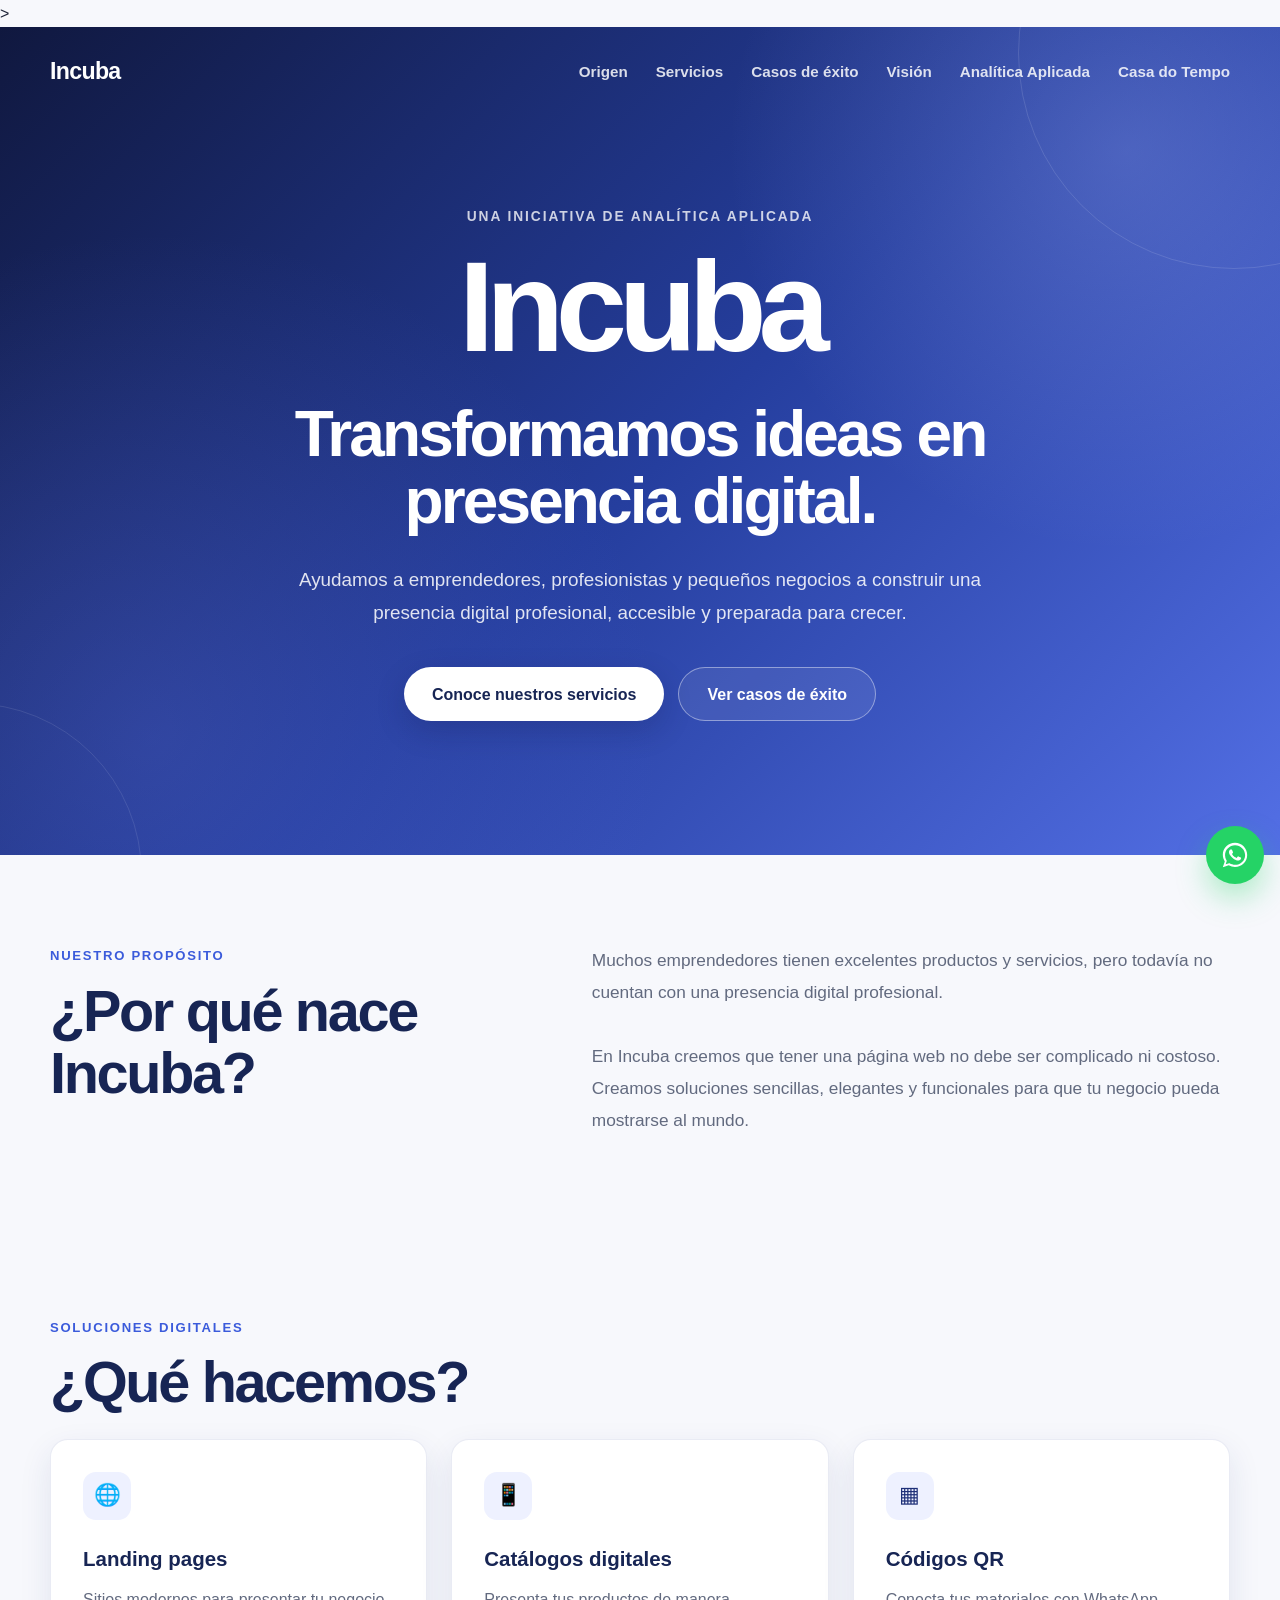
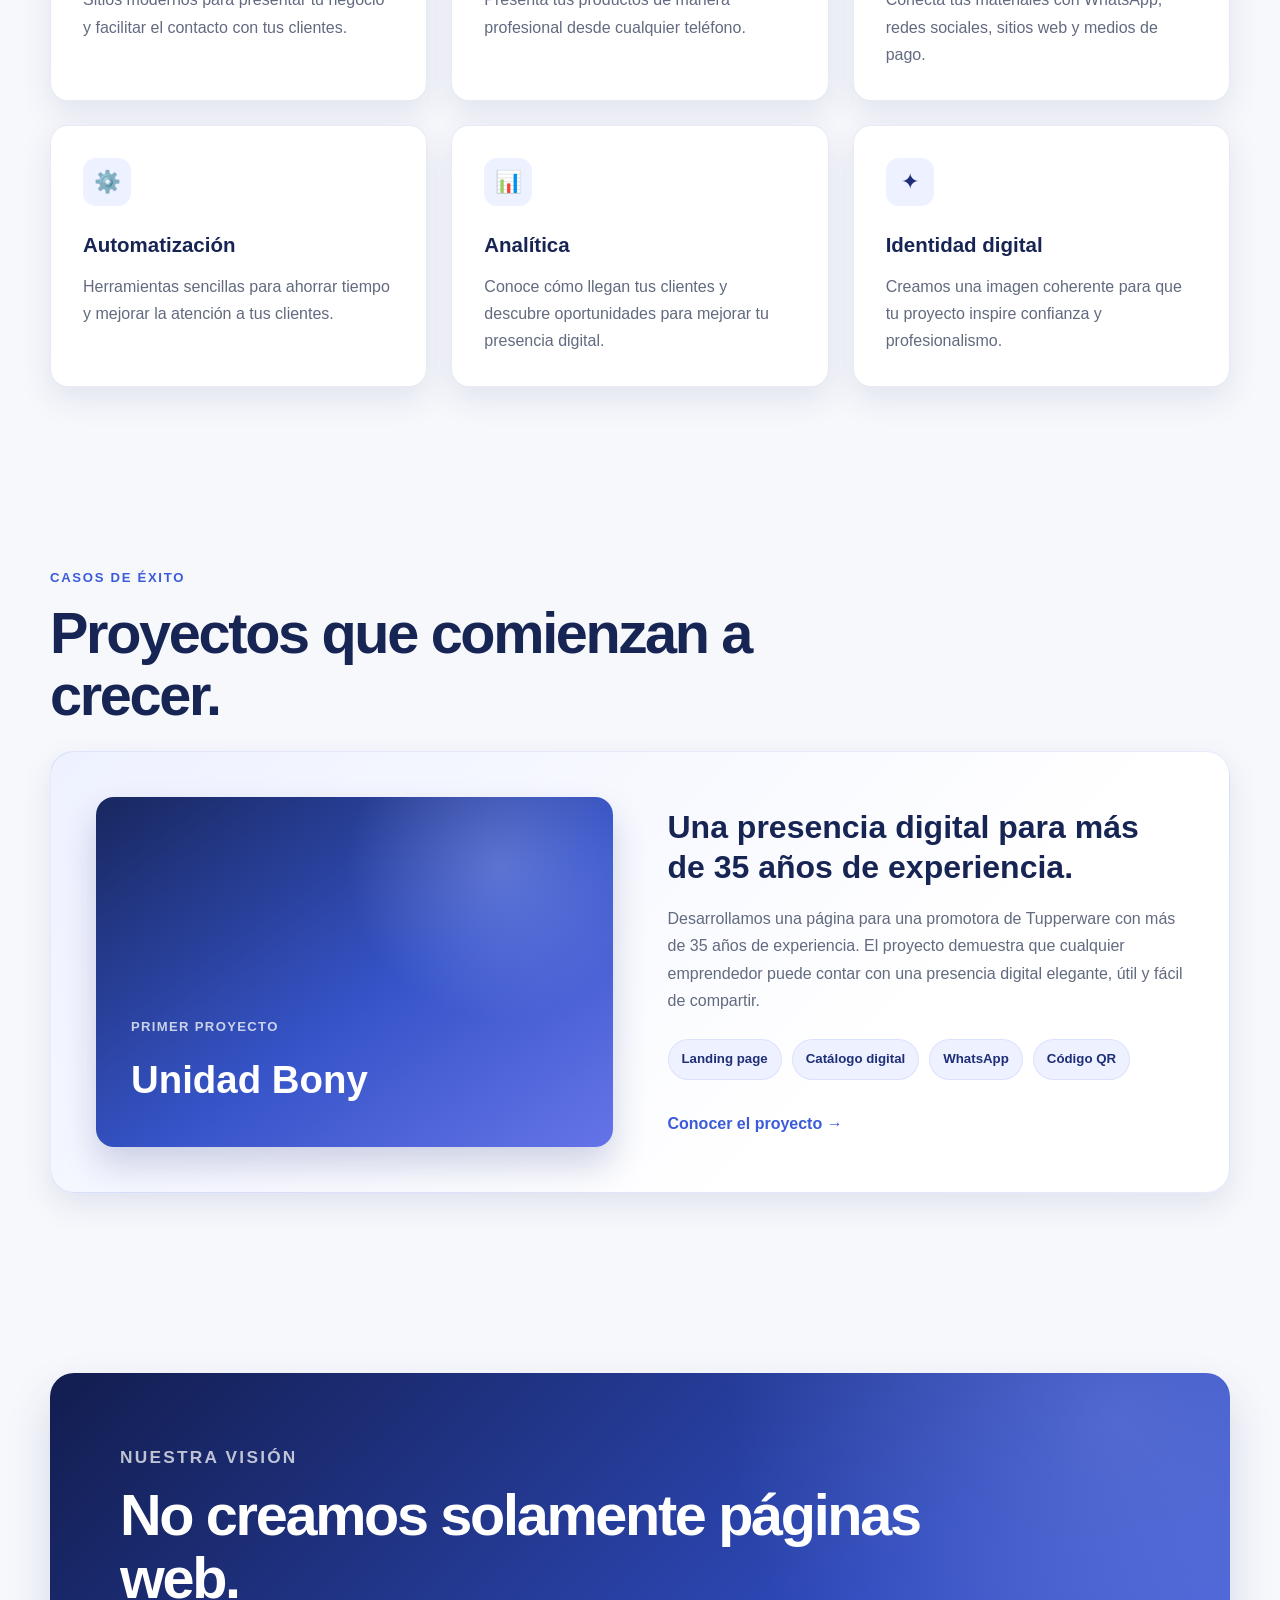
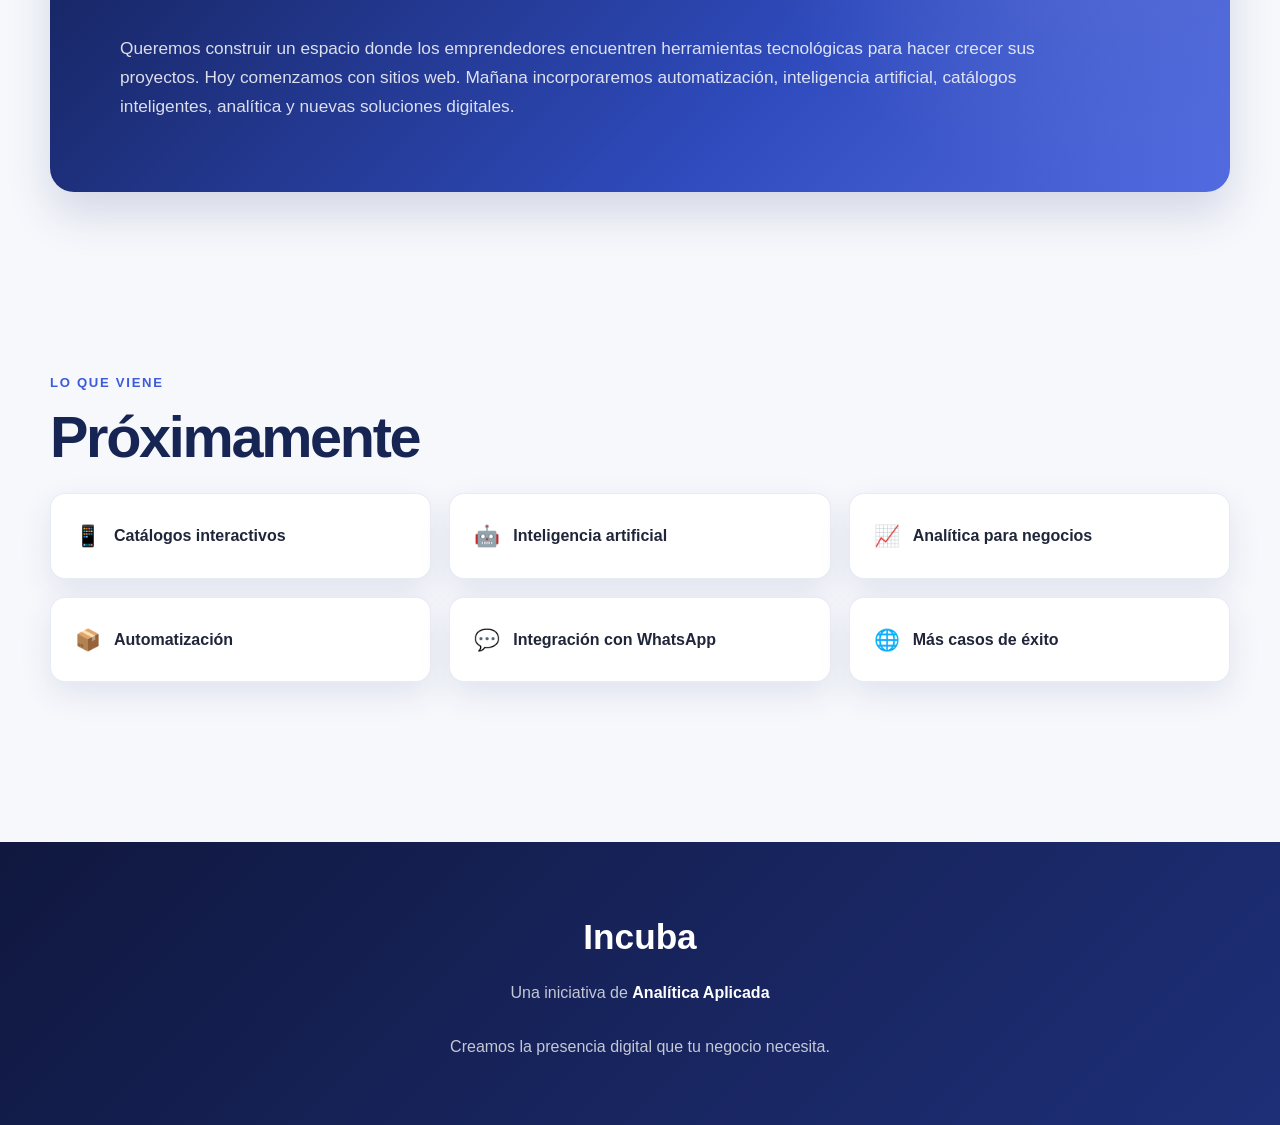
<file: index.html>
<!DOCTYPE html>
<html lang="es">

<head>
    <meta charset="UTF-8">

    <meta
        name="viewport"
        content="width=device-width, initial-scale=1.0"
        <link rel="icon" type="image/png" href="favicon_incuba.png">
        <link rel="shortcut icon" href="favicon_incuba.png">
        <link rel="apple-touch-icon" href="favicon_incuba.png">
    >

    <title>Incuba | Analítica Aplicada</title>

    <meta
        name="description"
        content="Creamos la presencia digital que tu negocio necesita. Landing pages, catálogos digitales, códigos QR, automatización y soluciones tecnológicas para emprendedores."
    >

    <style>

        /* =========================================================
           VARIABLES INSTITUCIONALES
        ========================================================= */

        :root {
            --color-oscuro: #172554;
            --color-profundo: #1e2f78;
            --color-principal: #3b5bdb;
            --color-secundario: #6574e8;
            --color-claro: #a5b4fc;
            --color-suave: #eef1ff;

            --blanco: #ffffff;
            --verde: #25D366;
            --fondo: #f7f8fc;
            --texto: #20263a;
            --texto-suave: #626a7f;

            --borde: rgba(45, 62, 145, 0.1);
            --sombra: 0 12px 32px rgba(31, 48, 120, 0.1);
            --sombra-hover: 0 20px 45px rgba(31, 48, 120, 0.16);

            --radio: 18px;
            --ancho-maximo: 1180px;
        }


        /* =========================================================
           CONFIGURACIÓN GENERAL
        ========================================================= */

        * {
            margin: 0;
            padding: 0;
            box-sizing: border-box;
        }

        html {
            scroll-behavior: smooth;
        }

        body {
            background: var(--fondo);
            color: var(--texto);

            font-family:
                Arial,
                Helvetica,
                sans-serif;

            line-height: 1.7;
        }

        a {
            color: inherit;
        }

        img {
            max-width: 100%;
            display: block;
        }


        /* =========================================================
           ENCABEZADO Y NAVEGACIÓN
        ========================================================= */

        header {
            min-height: 92vh;
            position: relative;
            overflow: hidden;
            color: var(--blanco);

            background:
                radial-gradient(
                    circle at 88% 15%,
                    rgba(165, 180, 252, 0.27),
                    transparent 30%
                ),
                radial-gradient(
                    circle at 12% 86%,
                    rgba(92, 110, 220, 0.28),
                    transparent 38%
                ),
                linear-gradient(
                    135deg,
                    #10183f 0%,
                    #253e9e 52%,
                    #536fe5 100%
                );
        }

        header::before {
            content: "";
            position: absolute;

            width: 430px;
            height: 430px;

            right: -170px;
            top: -190px;

            border: 1px solid rgba(255, 255, 255, 0.12);
            border-radius: 50%;
            pointer-events: none;
        }

        header::after {
            content: "";
            position: absolute;

            width: 340px;
            height: 340px;

            left: -200px;
            bottom: -190px;

            border: 1px solid rgba(255, 255, 255, 0.1);
            border-radius: 50%;
            pointer-events: none;
        }

        .navbar {
            width: min(
                var(--ancho-maximo),
                calc(100% - 48px)
            );

            margin: 0 auto;
            padding: 25px 0;

            display: flex;
            align-items: center;
            justify-content: space-between;

            position: relative;
            z-index: 3;
        }

        .marca {
            color: var(--blanco);
            font-size: 1.45rem;
            font-weight: 800;
            text-decoration: none;
            letter-spacing: -0.03em;
        }

        .nav-links {
            display: flex;
            align-items: center;
            gap: 28px;
        }

        .nav-links a {
            color: rgba(255, 255, 255, 0.84);
            font-size: 0.95rem;
            font-weight: 600;
            text-decoration: none;

            transition:
                color 0.2s ease,
                transform 0.2s ease;
        }

        .nav-links a:hover {
            color: var(--blanco);
            transform: translateY(-1px);
        }


        /* =========================================================
           HERO
        ========================================================= */

        .hero {
            width: min(
                1050px,
                calc(100% - 48px)
            );

            margin: 0 auto;
            padding: 88px 0 125px;

            text-align: center;

            position: relative;
            z-index: 2;
        }

        .etiqueta {
            margin-bottom: 20px;

            color: rgba(255, 255, 255, 0.78);
            font-size: 0.86rem;
            font-weight: 800;
            letter-spacing: 0.14em;
            text-transform: uppercase;
        }

        header h1 {
            color: var(--blanco);

            font-size: clamp(
                4.5rem,
                11vw,
                8rem
            );

            line-height: 0.92;
            letter-spacing: -0.065em;
        }

        .hero h2 {
            max-width: 900px;
            margin: 35px auto 0;

            color: var(--blanco);

            font-size: clamp(
                2rem,
                5vw,
                4.2rem
            );

            line-height: 1.05;
            letter-spacing: -0.045em;
        }

        .hero-descripcion {
            max-width: 760px;
            margin: 28px auto 0;

            color: rgba(255, 255, 255, 0.86);
            font-size: 1.18rem;
            line-height: 1.75;
        }

        .hero-botones {
            margin-top: 38px;

            display: flex;
            justify-content: center;
            flex-wrap: wrap;
            gap: 14px;
        }

        .boton {
            min-height: 54px;
            padding: 0 28px;

            display: inline-flex;
            align-items: center;
            justify-content: center;

            border-radius: 999px;

            font-weight: 750;
            text-decoration: none;

            transition:
                transform 0.2s ease,
                background-color 0.2s ease,
                box-shadow 0.2s ease;
        }

        .boton:hover {
            transform: translateY(-2px);
        }

        .boton-principal {
            background: var(--blanco);
            color: var(--color-oscuro);

            box-shadow:
                0 10px 30px
                rgba(13, 22, 67, 0.2);
        }

        .boton-principal:hover {
            box-shadow:
                0 14px 34px
                rgba(13, 22, 67, 0.28);
        }

        .boton-secundario {
            color: var(--blanco);

            background:
                rgba(255, 255, 255, 0.08);

            border:
                1px solid
                rgba(255, 255, 255, 0.42);
        }

        .boton-secundario:hover {
            background:
                rgba(255, 255, 255, 0.16);
        }


        /* =========================================================
           SECCIONES GENERALES
        ========================================================= */

        main {
            overflow: hidden;
        }

        section {
            width: min(
                var(--ancho-maximo),
                calc(100% - 48px)
            );

            margin: 0 auto;
            padding: 90px 0;
        }

        .etiqueta-seccion {
            margin-bottom: 12px;

            color: var(--color-principal);
            font-size: 0.82rem;
            font-weight: 800;
            letter-spacing: 0.13em;
            text-transform: uppercase;
        }

        section h2 {
            max-width: 850px;
            margin-bottom: 25px;

            color: var(--color-oscuro);

            font-size: clamp(
                2.2rem,
                4.5vw,
                3.6rem
            );

            line-height: 1.08;
            letter-spacing: -0.04em;
        }

        .texto-seccion {
            max-width: 900px;

            color: var(--texto-suave);
            font-size: 1.08rem;
            line-height: 1.85;
        }


        /* =========================================================
           PROPÓSITO
        ========================================================= */

        .introduccion {
            display: grid;
            grid-template-columns: 0.85fr 1.15fr;
            gap: 70px;
            align-items: start;
        }


        /* =========================================================
           SERVICIOS
        ========================================================= */

        .grid {
            display: grid;
            grid-template-columns:
                repeat(3, 1fr);

            gap: 24px;
        }

        .card {
            min-height: 220px;
            padding: 32px;

            background: var(--blanco);

            border:
                1px solid
                var(--borde);

            border-radius: var(--radio);
            box-shadow: var(--sombra);

            transition:
                transform 0.2s ease,
                box-shadow 0.2s ease,
                border-color 0.2s ease;
        }

        .card:hover {
            transform: translateY(-5px);
            box-shadow: var(--sombra-hover);

            border-color:
                rgba(59, 91, 219, 0.18);
        }

        .card-icono {
            width: 48px;
            height: 48px;
            margin-bottom: 22px;

            display: flex;
            align-items: center;
            justify-content: center;

            color: var(--color-profundo);
            background: var(--color-suave);

            border-radius: 13px;
            font-size: 1.35rem;
        }

        .card h3 {
            margin-bottom: 10px;

            color: var(--color-oscuro);
            font-size: 1.28rem;
        }

        .card p {
            color: var(--texto-suave);
        }


        /* =========================================================
           CASO DE ÉXITO
        ========================================================= */

        .caso {
            padding: 45px;

            display: grid;
            grid-template-columns: 1fr 1fr;
            gap: 55px;
            align-items: center;

            background:
                linear-gradient(
                    135deg,
                    #eef1ff 0%,
                    #ffffff 70%
                );

            border:
                1px solid
                rgba(59, 91, 219, 0.12);

            border-radius: 24px;
            box-shadow: var(--sombra);
        }

        .caso-visual {
            min-height: 350px;
            padding: 35px;

            display: flex;
            flex-direction: column;
            justify-content: flex-end;

            color: var(--blanco);

            background:
                radial-gradient(
                    circle at 78% 20%,
                    rgba(190, 199, 255, 0.3),
                    transparent 31%
                ),
                linear-gradient(
                    145deg,
                    #18275f 0%,
                    #3654c8 55%,
                    #6574e8 100%
                );

            border-radius: 18px;

            box-shadow:
                0 18px 35px
                rgba(30, 47, 120, 0.2);
        }

        .caso-visual span {
            color: rgba(255, 255, 255, 0.75);

            font-size: 0.82rem;
            font-weight: 700;
            letter-spacing: 0.1em;
            text-transform: uppercase;
        }

        .caso-visual h3 {
            margin-top: 8px;
            color: var(--blanco);
            font-size: 2.4rem;
        }

        .caso-contenido h3 {
            margin-bottom: 18px;

            color: var(--color-oscuro);
            font-size: 2rem;
            line-height: 1.25;
        }

        .caso-contenido p {
            margin-bottom: 25px;
            color: var(--texto-suave);
        }

        .lista-servicios {
            margin-bottom: 30px;

            display: flex;
            flex-wrap: wrap;
            gap: 10px;
        }

        .lista-servicios span {
            padding: 8px 13px;

            color: var(--color-profundo);
            background: var(--color-suave);

            border:
                1px solid
                rgba(59, 91, 219, 0.1);

            border-radius: 999px;

            font-size: 0.83rem;
            font-weight: 700;
        }

        .enlace-caso {
            color: var(--color-principal);
            font-weight: 800;
            text-decoration: none;
        }

        .enlace-caso:hover {
            text-decoration: underline;
        }


        /* =========================================================
           VISIÓN
        ========================================================= */

        .vision {
            padding: 70px;

            color: var(--blanco);

            background:
                radial-gradient(
                    circle at 90% 10%,
                    rgba(177, 188, 255, 0.24),
                    transparent 34%
                ),
                linear-gradient(
                    135deg,
                    #121d4f 0%,
                    #2f4bbd 65%,
                    #526be0 100%
                );

            border-radius: 24px;

            box-shadow:
                0 22px 45px
                rgba(30, 47, 120, 0.16);
        }

        .vision .etiqueta-seccion {
            color: rgba(255, 255, 255, 0.72);
        }

        .vision h2 {
            color: var(--blanco);
        }

        .vision p {
            max-width: 950px;

            color: rgba(255, 255, 255, 0.84);
            font-size: 1.08rem;
        }


        /* =========================================================
           PRÓXIMAMENTE
        ========================================================= */

        .grid-proximamente {
            display: grid;
            grid-template-columns:
                repeat(3, 1fr);

            gap: 18px;
        }

        .proximo {
            padding: 24px;

            display: flex;
            align-items: center;
            gap: 13px;

            background: var(--blanco);

            border:
                1px solid
                var(--borde);

            border-radius: 15px;
            box-shadow: var(--sombra);

            color: var(--texto);
            font-weight: 700;

            transition:
                transform 0.2s ease,
                box-shadow 0.2s ease;
        }

        .proximo:hover {
            transform: translateY(-3px);
            box-shadow: var(--sombra-hover);
        }

        .proximo span {
            font-size: 1.3rem;
        }

.whatsapp-flotante {
      position: fixed;
      right: 1rem;
      bottom: 1rem;
      z-index: 90;
      width: 58px;
      height: 58px;
      display: grid;
      place-items: center;
      border-radius: 50%;
      color: var(--blanco);
      background: var(--verde);
      box-shadow: 0 14px 30px rgba(37, 211, 102, 0.34);
      font-size: 1.55rem;
      font-weight: 900;
    }
        /* =========================================================
           FOOTER
        ========================================================= */

        footer {
            margin-top: 70px;
            padding: 65px 24px;

            color: var(--blanco);

            background:
                linear-gradient(
                    135deg,
                    #10183f,
                    #1e2f78
                );

            text-align: center;
        }

        footer h2 {
            margin-bottom: 12px;

            color: var(--blanco);
            font-size: 2.2rem;
        }

        footer p {
            color: rgba(255, 255, 255, 0.75);
        }

        footer strong {
            color: var(--blanco);
        }


        /* =========================================================
           ACCESIBILIDAD
        ========================================================= */

        a:focus-visible {
            outline: 3px solid var(--color-claro);
            outline-offset: 4px;
        }


        /* =========================================================
           DISEÑO RESPONSIVE
        ========================================================= */

        @media (max-width: 900px) {

            .introduccion,
            .caso {
                grid-template-columns: 1fr;
            }

            .grid,
            .grid-proximamente {
                grid-template-columns:
                    repeat(2, 1fr);
            }

            .caso-visual {
                min-height: 280px;
            }
        }

        @media (max-width: 700px) {

            .navbar {
                width: min(
                    calc(100% - 32px),
                    var(--ancho-maximo)
                );
            }

            .nav-links {
                display: none;
            }

            header {
                min-height: auto;
            }

            .hero {
                width: min(
                    calc(100% - 32px),
                    1050px
                );

                padding: 70px 0 90px;
            }

            header h1 {
                font-size: 4.5rem;
            }

            .hero h2 {
                font-size: 2.35rem;
            }

            .hero-descripcion {
                font-size: 1.05rem;
            }

            .hero-botones {
                flex-direction: column;
            }

            .boton {
                width: 100%;
            }

            section {
                width: min(
                    calc(100% - 32px),
                    var(--ancho-maximo)
                );

                padding: 65px 0;
            }

            .grid,
            .grid-proximamente {
                grid-template-columns: 1fr;
            }

            .card {
                min-height: auto;
            }

            .caso {
                padding: 25px;
                gap: 30px;
            }

            .caso-contenido h3 {
                font-size: 1.65rem;
            }

            .vision {
                padding: 38px 25px;
            }

            footer {
                margin-top: 35px;
            }
        }

    </style>
</head>

<body>

    <header id="inicio">

        <nav class="navbar">

            <a
                href="#inicio"
                class="marca"
                aria-label="Volver al inicio"
            >
                Incuba
            </a>

            <div class="nav-links">
                <a href="#origen">Origen</a>
                <a href="#servicios">Servicios</a>
                <a href="#casos">Casos de éxito</a>
                <a href="#vision">Visión</a>

                <a href="https://analiticaaplicada.mx">
                    Analítica Aplicada
                </a>

                <a href="https://casa-do-tempo.analiticaaplicada.mx">
                    Casa do Tempo
                </a>
            </div>

        </nav>

        <div class="hero">

            <p class="etiqueta">
                Una iniciativa de Analítica Aplicada
            </p>

            <h1>
                Incuba
            </h1>

            <h2>
                Transformamos ideas en presencia digital.
            </h2>

            <p class="hero-descripcion">
                Ayudamos a emprendedores, profesionistas y pequeños
                negocios a construir una presencia digital profesional,
                accesible y preparada para crecer.
            </p>

            <div class="hero-botones">

                <a
                    href="#servicios"
                    class="boton boton-principal"
                >
                    Conoce nuestros servicios
                </a>

                <a
                    href="#casos"
                    class="boton boton-secundario"
                >
                    Ver casos de éxito
                </a>

            </div>

        </div>

    </header>


    <main>

        <section id="origen">

            <div class="introduccion">

                <div>

                    <p class="etiqueta-seccion">
                        Nuestro propósito
                    </p>

                    <h2>
                        ¿Por qué nace Incuba?
                    </h2>

                </div>

                <div class="texto-seccion">

                    <p>
                        Muchos emprendedores tienen excelentes productos
                        y servicios, pero todavía no cuentan con una
                        presencia digital profesional.
                    </p>

                    <br>

                    <p>
                        En Incuba creemos que tener una página web no debe
                        ser complicado ni costoso. Creamos soluciones
                        sencillas, elegantes y funcionales para que tu
                        negocio pueda mostrarse al mundo.
                    </p>

                </div>

            </div>

        </section>


        <section id="servicios">

            <p class="etiqueta-seccion">
                Soluciones digitales
            </p>

            <h2>
                ¿Qué hacemos?
            </h2>

            <div class="grid">

                <article class="card">

                    <div class="card-icono">
                        🌐
                    </div>

                    <h3>
                        Landing pages
                    </h3>

                    <p>
                        Sitios modernos para presentar tu negocio y
                        facilitar el contacto con tus clientes.
                    </p>

                </article>


                <article class="card">

                    <div class="card-icono">
                        📱
                    </div>

                    <h3>
                        Catálogos digitales
                    </h3>

                    <p>
                        Presenta tus productos de manera profesional
                        desde cualquier teléfono.
                    </p>

                </article>


                <article class="card">

                    <div class="card-icono">
                        ▦
                    </div>

                    <h3>
                        Códigos QR
                    </h3>

                    <p>
                        Conecta tus materiales con WhatsApp, redes
                        sociales, sitios web y medios de pago.
                    </p>

                </article>


                <article class="card">

                    <div class="card-icono">
                        ⚙️
                    </div>

                    <h3>
                        Automatización
                    </h3>

                    <p>
                        Herramientas sencillas para ahorrar tiempo y
                        mejorar la atención a tus clientes.
                    </p>

                </article>


                <article class="card">

                    <div class="card-icono">
                        📊
                    </div>

                    <h3>
                        Analítica
                    </h3>

                    <p>
                        Conoce cómo llegan tus clientes y descubre
                        oportunidades para mejorar tu presencia digital.
                    </p>

                </article>


                <article class="card">

                    <div class="card-icono">
                        ✦
                    </div>

                    <h3>
                        Identidad digital
                    </h3>

                    <p>
                        Creamos una imagen coherente para que tu proyecto
                        inspire confianza y profesionalismo.
                    </p>

                </article>

            </div>

        </section>


        <section id="casos">

            <p class="etiqueta-seccion">
                Casos de éxito
            </p>

            <h2>
                Proyectos que comienzan a crecer.
            </h2>

            <div class="caso">

                <div class="caso-visual">

                    <span>
                        Primer proyecto
                    </span>

                    <h3>
                        Unidad Bony
                    </h3>

                </div>

                <div class="caso-contenido">

                    <h3>
                        Una presencia digital para más de 35 años
                        de experiencia.
                    </h3>

                    <p>
                        Desarrollamos una página para una promotora de
                        Tupperware con más de 35 años de experiencia.
                        El proyecto demuestra que cualquier emprendedor
                        puede contar con una presencia digital elegante,
                        útil y fácil de compartir.
                    </p>

                    <div class="lista-servicios">

                        <span>
                            Landing page
                        </span>

                        <span>
                            Catálogo digital
                        </span>

                        <span>
                            WhatsApp
                        </span>

                        <span>
                            Código QR
                        </span>

                    </div>

                    <a
                        href="https://incuba.analiticaaplicada.mx/unidadbony/"
                        class="enlace-caso"
                    >
                        Conocer el proyecto →
                    </a>

                </div>

            </div>

        </section>


        <section id="vision">

            <div class="vision">

                <p class="etiqueta-seccion">
                    Nuestra visión
                </p>

                <h2>
                    No creamos solamente páginas web.
                </h2>

                <p>
                    Queremos construir un espacio donde los emprendedores
                    encuentren herramientas tecnológicas para hacer crecer
                    sus proyectos. Hoy comenzamos con sitios web. Mañana
                    incorporaremos automatización, inteligencia artificial,
                    catálogos inteligentes, analítica y nuevas soluciones
                    digitales.
                </p>

            </div>

        </section>


        <section id="proximamente">

            <p class="etiqueta-seccion">
                Lo que viene
            </p>

            <h2>
                Próximamente
            </h2>

            <div class="grid-proximamente">

                <div class="proximo">
                    <span>📱</span>
                    Catálogos interactivos
                </div>

                <div class="proximo">
                    <span>🤖</span>
                    Inteligencia artificial
                </div>

                <div class="proximo">
                    <span>📈</span>
                    Analítica para negocios
                </div>

                <div class="proximo">
                    <span>📦</span>
                    Automatización
                </div>

                <div class="proximo">
                    <span>💬</span>
                    Integración con WhatsApp
                </div>

                <div class="proximo">
                    <span>🌐</span>
                    Más casos de éxito
                </div>

            </div>

        </section>

    </main>


    <footer>

        <h2>
            Incuba
        </h2>

        <p>
            Una iniciativa de
            <strong>Analítica Aplicada</strong>
        </p>

        <br>

        <p>
            Creamos la presencia digital que tu negocio necesita.
        </p>

    </footer>


    <a
        class="whatsapp-flotante"
        href="https://wa.me/5214423210333?text=Hola%20Carlos,%20me%20interesa%20obtener%20informaci%C3%B3n%20sobre%20los%20servicios%20de%20Incuba."
        target="_blank"
        rel="noopener noreferrer"
        aria-label="Contactar por WhatsApp a Carlos E. Martínez Rodríguez"
        title="Contactar por WhatsApp"
    >
        <svg
            xmlns="http://www.w3.org/2000/svg"
            viewBox="0 0 32 32"
            width="30"
            height="30"
            fill="currentColor"
            aria-hidden="true"
        >
            <path d="M16.01 3C8.84 3 3 8.76 3 15.84c0 2.5.73 4.93 2.1 7.03L3 29l6.31-2.02a13.1 13.1 0 0 0 6.7 1.82C23.18 28.8 29 23.04 29 15.96 29 8.88 23.18 3 16.01 3zm0 23.5c-2.05 0-4.05-.55-5.79-1.58l-.42-.25-3.74 1.2 1.23-3.62-.28-.44a10.42 10.42 0 0 1-1.62-5.58c0-5.8 4.8-10.52 10.69-10.52s10.69 4.72 10.69 10.52S21.9 26.5 16.01 26.5zm5.88-7.96c-.32-.16-1.89-.93-2.18-1.04-.29-.11-.5-.16-.71.16-.21.31-.82 1.03-1.01 1.24-.18.21-.37.24-.69.08-.32-.16-1.35-.49-2.57-1.57-.95-.84-1.59-1.88-1.78-2.2-.18-.31-.02-.48.14-.64.15-.15.32-.39.48-.58.16-.19.21-.32.32-.53.11-.21.05-.4-.03-.56-.08-.16-.71-1.71-.98-2.34-.26-.62-.52-.54-.71-.55h-.61c-.21 0-.56.08-.85.4-.29.32-1.11 1.08-1.11 2.64s1.14 3.07 1.3 3.28c.16.21 2.24 3.39 5.42 4.75.76.33 1.35.52 1.81.67.76.24 1.45.2 1.99.12.61-.09 1.89-.77 2.15-1.52.27-.75.27-1.39.19-1.52-.08-.13-.29-.21-.61-.37z"/>
        </svg>
    </a>

</body>

</html>
</file>
